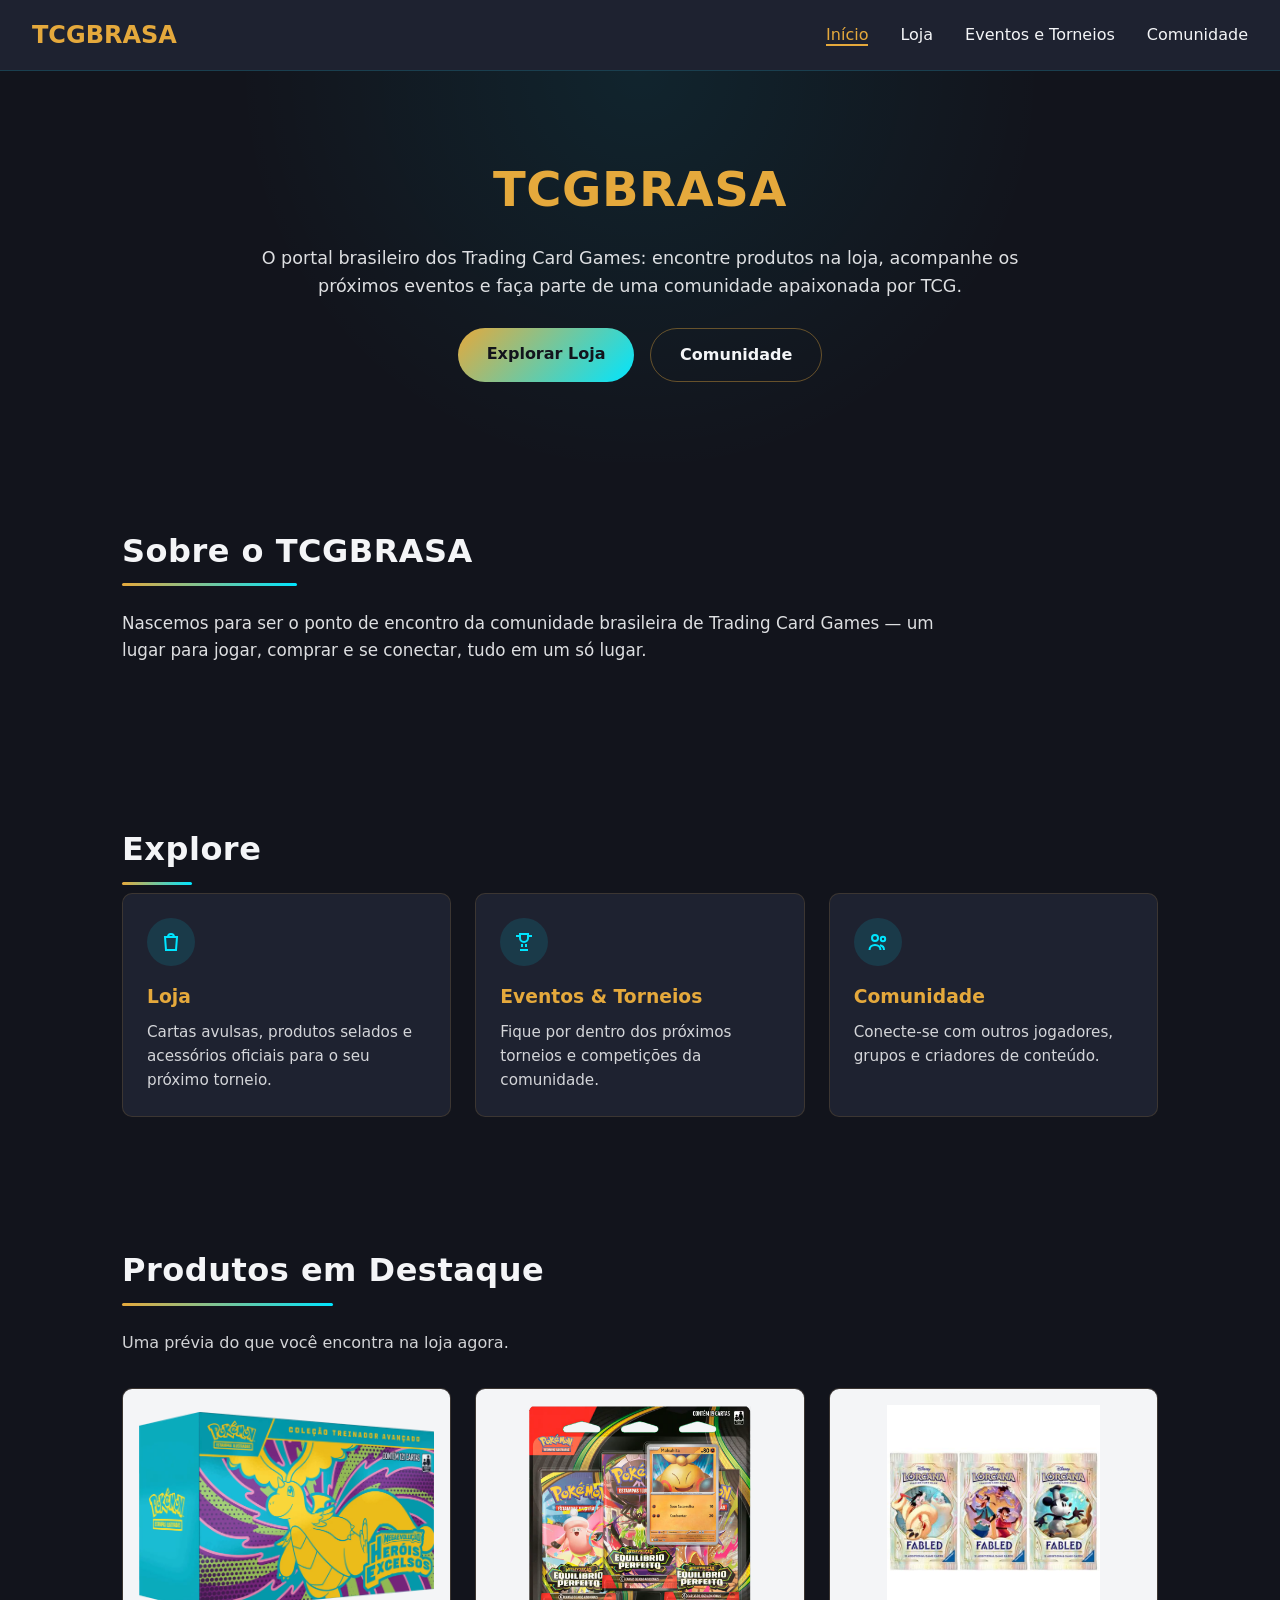
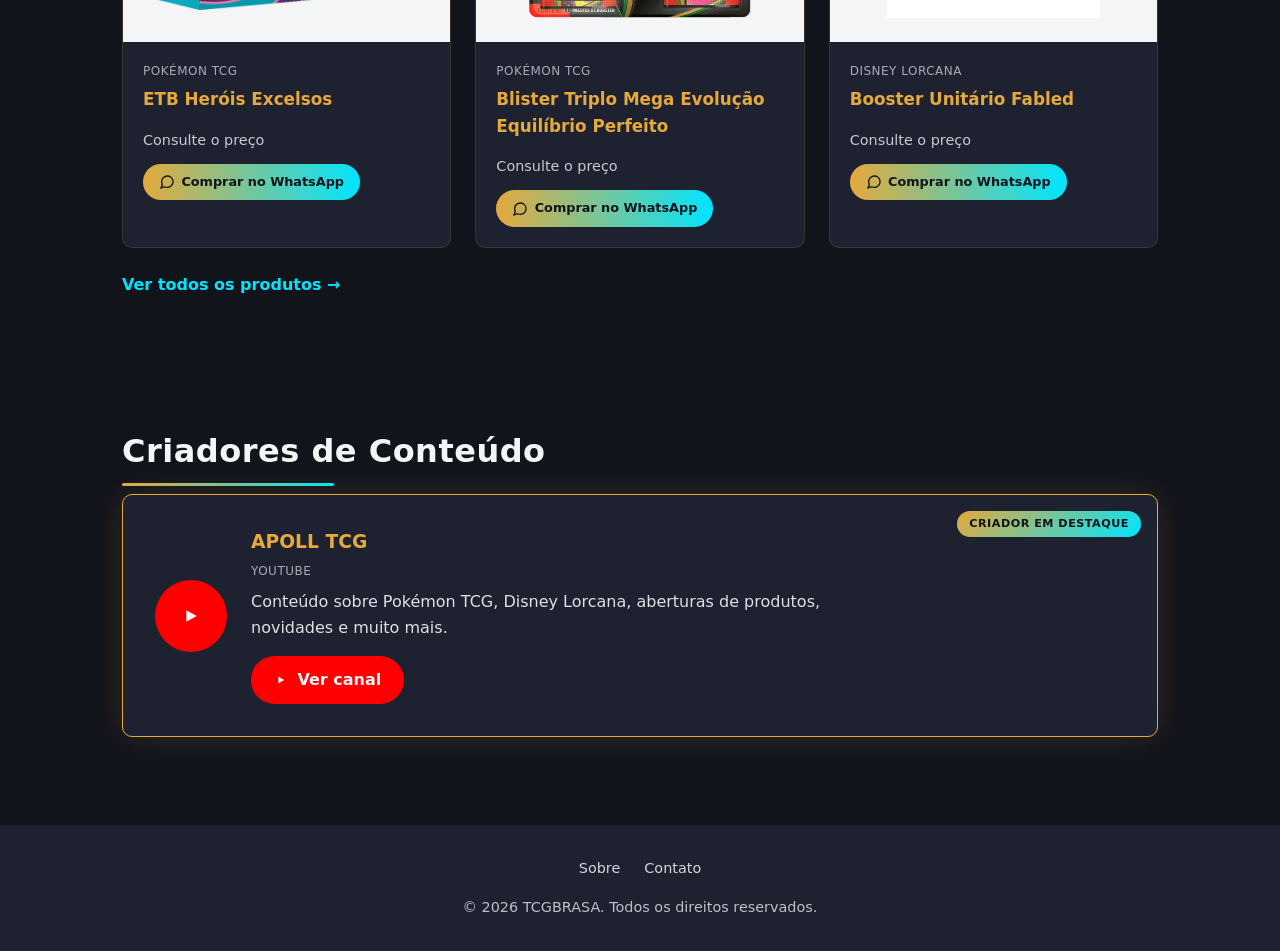
<file: index.html>
<!DOCTYPE html>
<html lang="pt-BR">
<head>
    <meta charset="UTF-8">
    <meta name="viewport" content="width=device-width, initial-scale=1.0">
    <title>TCGBRASA</title>
    <link rel="stylesheet" href="Pages_style/index.css">
    <link rel="stylesheet" href="Pages_style/home.css">
</head>
<body>
    <header class="site-header">
        <div class="logo">TCGBRASA</div>
        <nav class="main-nav">
            <ul>
                <li><a href="index.html" class="active">Início</a></li>
                <li><a href="lojas.html">Loja</a></li>
                <li><a href="torneios.html">Eventos e Torneios</a></li>
                <li><a href="comunidade.html">Comunidade</a></li>
            </ul>
        </nav>
    </header>

    <main>
        <section class="hero">
            <h1>TCGBRASA</h1>
            <p>O portal brasileiro dos Trading Card Games: encontre produtos na loja, acompanhe os próximos eventos e faça parte de uma comunidade apaixonada por TCG.</p>
            <div class="hero-cta">
                <a class="hero-btn hero-btn--primario" href="lojas.html">Explorar Loja</a>
                <a class="hero-btn hero-btn--secundario" href="comunidade.html">Comunidade</a>
            </div>
        </section>

        <section class="sobre">
            <h2>Sobre o TCGBRASA</h2>
            <p>Nascemos para ser o ponto de encontro da comunidade brasileira de Trading Card Games — um lugar para jogar, comprar e se conectar, tudo em um só lugar.</p>
        </section>

        <section class="destaques">
            <h2>Explore</h2>
            <div class="cards-grid">
                <a class="card destaque-card reveal" href="lojas.html">
                    <span class="destaque-icone" aria-hidden="true">
                        <svg viewBox="0 0 24 24" width="24" height="24" fill="none" stroke="currentColor" stroke-width="2"><path d="M6 7h12l-1 13H7L6 7z"/><path d="M9 7a3 3 0 0 1 6 0"/></svg>
                    </span>
                    <h3>Loja</h3>
                    <p>Cartas avulsas, produtos selados e acessórios oficiais para o seu próximo torneio.</p>
                </a>
                <a class="card destaque-card reveal" href="torneios.html">
                    <span class="destaque-icone" aria-hidden="true">
                        <svg viewBox="0 0 24 24" width="24" height="24" fill="none" stroke="currentColor" stroke-width="2"><path d="M8 4h8v4a4 4 0 0 1-8 0V4z"/><path d="M4 6h4M16 6h4M10 14v3M14 14v3M8 20h8"/></svg>
                    </span>
                    <h3>Eventos & Torneios</h3>
                    <p>Fique por dentro dos próximos torneios e competições da comunidade.</p>
                </a>
                <a class="card destaque-card reveal" href="comunidade.html">
                    <span class="destaque-icone" aria-hidden="true">
                        <svg viewBox="0 0 24 24" width="24" height="24" fill="none" stroke="currentColor" stroke-width="2"><circle cx="9" cy="8" r="3"/><circle cx="17" cy="9" r="2.2"/><path d="M3.5 20c0-3 2.5-5 5.5-5s5.5 2 5.5 5"/><path d="M14 15.3c2.5.4 4 2 4 4.7"/></svg>
                    </span>
                    <h3>Comunidade</h3>
                    <p>Conecte-se com outros jogadores, grupos e criadores de conteúdo.</p>
                </a>
            </div>
        </section>

        <section class="produtos-destaque">
            <h2>Produtos em Destaque</h2>
            <p>Uma prévia do que você encontra na loja agora.</p>
            <div class="cards-grid" id="produtos-destaque-grid"></div>
            <a class="ver-todos-link" href="lojas.html">Ver todos os produtos →</a>
        </section>

        <section class="criadores-home">
            <h2>Criadores de Conteúdo</h2>
            <div class="criador-destaque" id="criador-destaque"></div>
            <div class="cards-grid criadores-grid-home" id="criadores-grid" hidden></div>
        </section>
    </main>

    <footer class="site-footer">
        <nav class="footer-nav">
            <a href="sobre.html">Sobre</a>
            <a href="contato.html">Contato</a>
        </nav>
        <p>&copy; 2026 TCGBRASA. Todos os direitos reservados.</p>
    </footer>

    <script src="js/produtos-data.js" defer></script>
    <script src="js/criadores-data.js" defer></script>
    <script src="js/home.js" defer></script>
    <script src="js/main.js" defer></script>
</body>
</html>
</file>
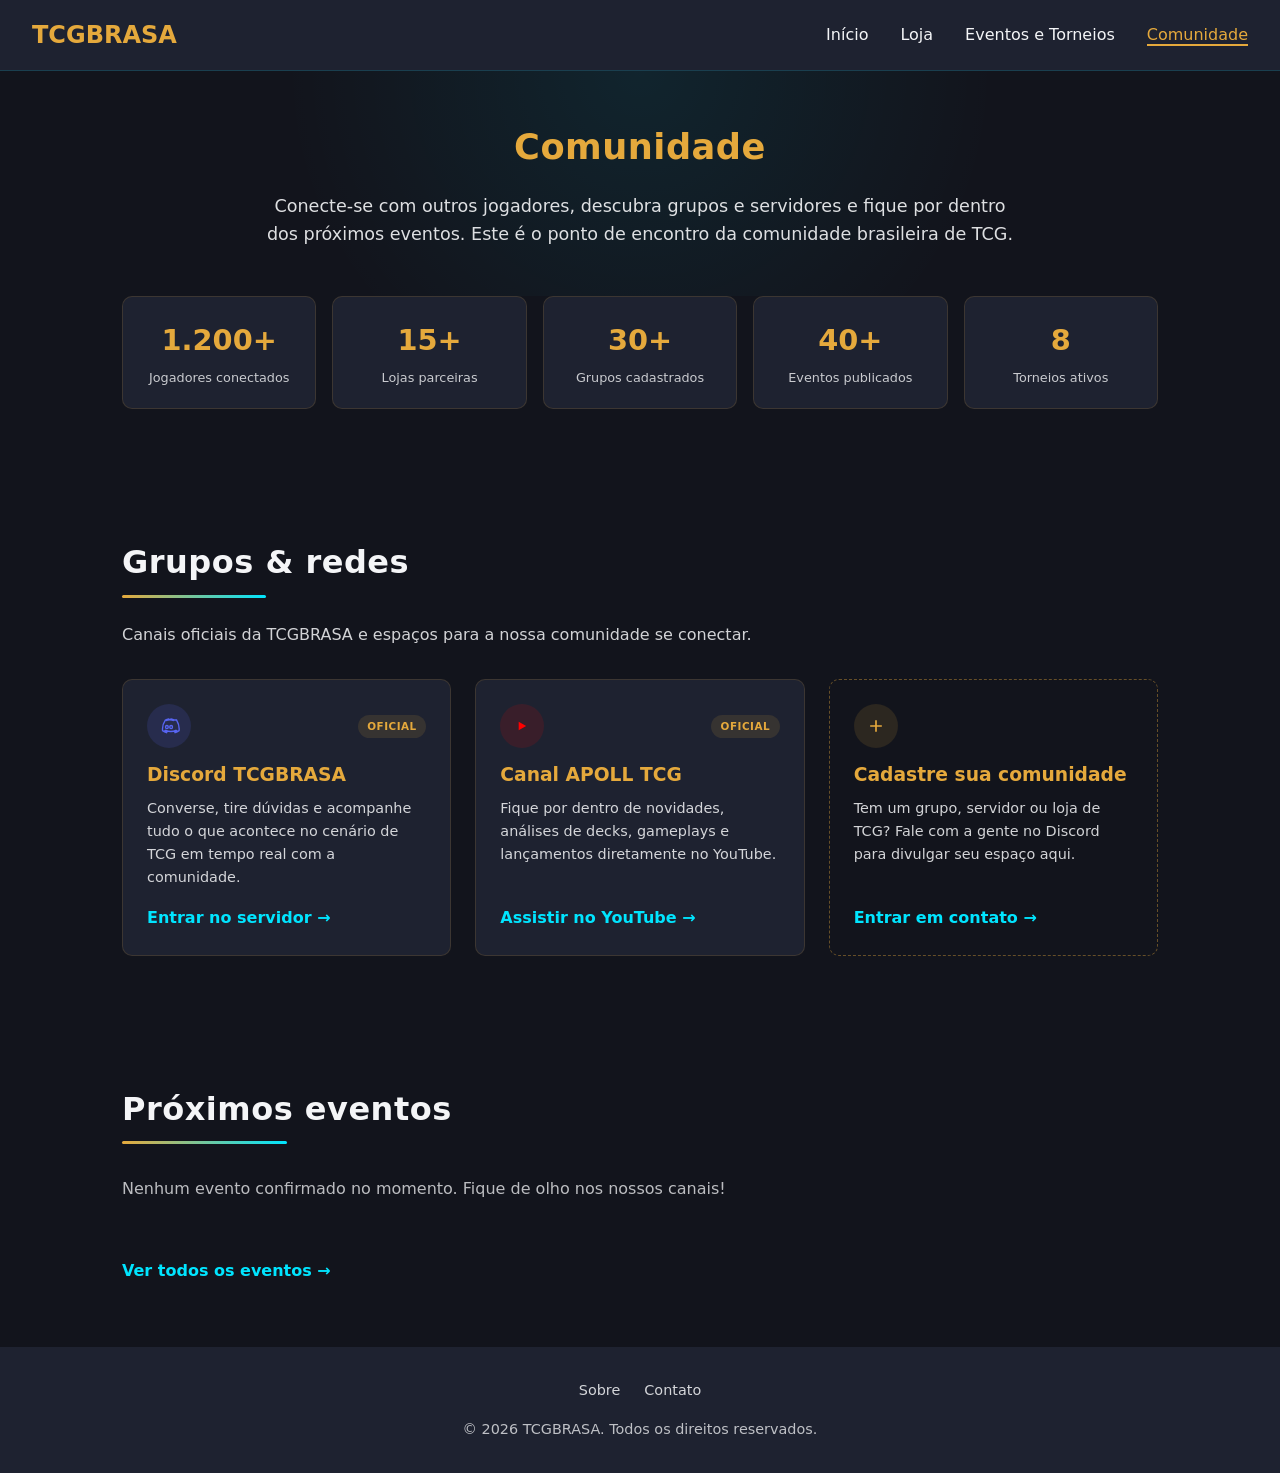
<file: comunidade.html>
<!DOCTYPE html>
<html lang="pt-BR">
<head>
    <meta charset="UTF-8">
    <meta name="viewport" content="width=device-width, initial-scale=1.0">
    <title>Comunidade | TCGBRASA</title>
    <link rel="stylesheet" href="Pages_style/index.css">
    <link rel="stylesheet" href="Pages_style/comunidade.css">
</head>
<body>
    <header class="site-header">
        <div class="logo">TCGBRASA</div>
        <nav class="main-nav">
            <ul>
                <li><a href="index.html">Início</a></li>
                <li><a href="lojas.html">Loja</a></li>
                <li><a href="torneios.html">Eventos e Torneios</a></li>
                <li><a href="comunidade.html" class="active">Comunidade</a></li>
            </ul>
        </nav>
    </header>

    <main>
        <section class="hero page-hero">
            <h1>Comunidade</h1>
            <p>Conecte-se com outros jogadores, descubra grupos e servidores e fique por dentro dos próximos eventos. Este é o ponto de encontro da comunidade brasileira de TCG.</p>
        </section>

        <section class="stats">
            <ul class="stats-grid">
                <li class="stat-tile">
                    <span class="stat-numero" data-metrica="jogadores">1.200+</span>
                    <span class="stat-label">Jogadores conectados</span>
                </li>
                <li class="stat-tile">
                    <span class="stat-numero" data-metrica="lojas">15+</span>
                    <span class="stat-label">Lojas parceiras</span>
                </li>
                <li class="stat-tile">
                    <span class="stat-numero" data-metrica="grupos">30+</span>
                    <span class="stat-label">Grupos cadastrados</span>
                </li>
                <li class="stat-tile">
                    <span class="stat-numero" data-metrica="eventos">40+</span>
                    <span class="stat-label">Eventos publicados</span>
                </li>
                <li class="stat-tile">
                    <span class="stat-numero" data-metrica="torneios">8</span>
                    <span class="stat-label">Torneios ativos</span>
                </li>
            </ul>
        </section>

        <section class="comunidade">
            <h2>Grupos & redes</h2>
            <p>Canais oficiais da TCGBRASA e espaços para a nossa comunidade se conectar.</p>
            <div class="cards-grid">
                <a class="card grupo-card reveal" href="https://discord.gg/3YSHkBdrX" target="_blank" rel="noopener">
                    <div class="grupo-cabecalho">
                        <span class="grupo-icone grupo-icone--discord">
                            <svg viewBox="0 0 24 24" width="22" height="22" fill="none" stroke="currentColor" stroke-width="1.5"><path d="M18 5.5c-1.2-.6-2.5-1-3.9-1.2l-.2.4c1.3.3 2.4.8 3.5 1.5-2.9-1.4-6-1.4-8.9 0 1-.7 2.2-1.2 3.5-1.5l-.2-.4C10.5 4.5 9.2 4.9 8 5.5 5.3 9.4 4.6 13.2 5 17c1.5 1.1 2.9 1.8 4.3 2.2l.6-1.2c-.7-.3-1.4-.6-2-1 .2-.1.3-.2.5-.3 3.6 1.7 7.6 1.7 11.2 0 .2.1.3.2.5.3-.6.4-1.3.7-2 1l.6 1.2c1.4-.4 2.8-1.1 4.3-2.2.5-4.4-.7-8.1-2.7-11.5zM9.7 14.8c-.8 0-1.5-.8-1.5-1.7s.7-1.7 1.5-1.7 1.5.8 1.5 1.7-.7 1.7-1.5 1.7zm4.6 0c-.8 0-1.5-.8-1.5-1.7s.7-1.7 1.5-1.7 1.5.8 1.5 1.7-.6 1.7-1.5 1.7z"/></svg>
                        </span>
                        <span class="grupo-badge">Oficial</span>
                    </div>
                    <h3>Discord TCGBRASA</h3>
                    <p>Converse, tire dúvidas e acompanhe tudo o que acontece no cenário de TCG em tempo real com a comunidade.</p>
                    <span class="grupo-cta">Entrar no servidor →</span>
                </a>

                <a class="card grupo-card reveal" href="https://youtube.com/@apolltcg?si=SiLE9PjFavkFjSxq" target="_blank" rel="noopener">
                    <div class="grupo-cabecalho">
                        <span class="grupo-icone grupo-icone--youtube">
                            <svg viewBox="0 0 24 24" width="20" height="20" fill="currentColor"><path d="M8 7l9 5-9 5V7z"/></svg>
                        </span>
                        <span class="grupo-badge">Oficial</span>
                    </div>
                    <h3>Canal APOLL TCG</h3>
                    <p>Fique por dentro de novidades, análises de decks, gameplays e lançamentos diretamente no YouTube.</p>
                    <span class="grupo-cta">Assistir no YouTube →</span>
                </a>

                <a class="card grupo-card grupo-card--cadastro reveal" href="https://discord.gg/3YSHkBdrX" target="_blank" rel="noopener">
                    <div class="grupo-cabecalho">
                        <span class="grupo-icone grupo-icone--add">
                            <svg viewBox="0 0 24 24" width="20" height="20" fill="none" stroke="currentColor" stroke-width="2"><path d="M12 5v14M5 12h14"/></svg>
                        </span>
                    </div>
                    <h3>Cadastre sua comunidade</h3>
                    <p>Tem um grupo, servidor ou loja de TCG? Fale com a gente no Discord para divulgar seu espaço aqui.</p>
                    <span class="grupo-cta">Entrar em contato →</span>
                </a>
            </div>
        </section>

        <section class="eventos-recentes">
            <h2>Próximos eventos</h2>
            <div class="cards-grid" id="eventos-teaser-grid"></div>
            <p id="sem-eventos-teaser" class="sem-eventos">Nenhum evento confirmado no momento. Fique de olho nos nossos canais!</p>
            <a class="ver-todos-link" href="torneios.html">Ver todos os eventos →</a>
        </section>
    </main>

    <footer class="site-footer">
        <nav class="footer-nav">
            <a href="sobre.html">Sobre</a>
            <a href="contato.html">Contato</a>
        </nav>
        <p>&copy; 2026 TCGBRASA. Todos os direitos reservados.</p>
    </footer>

    <script src="js/eventos-data.js" defer></script>
    <script src="js/comunidade.js" defer></script>
    <script src="js/main.js" defer></script>
</body>
</html>
</file>
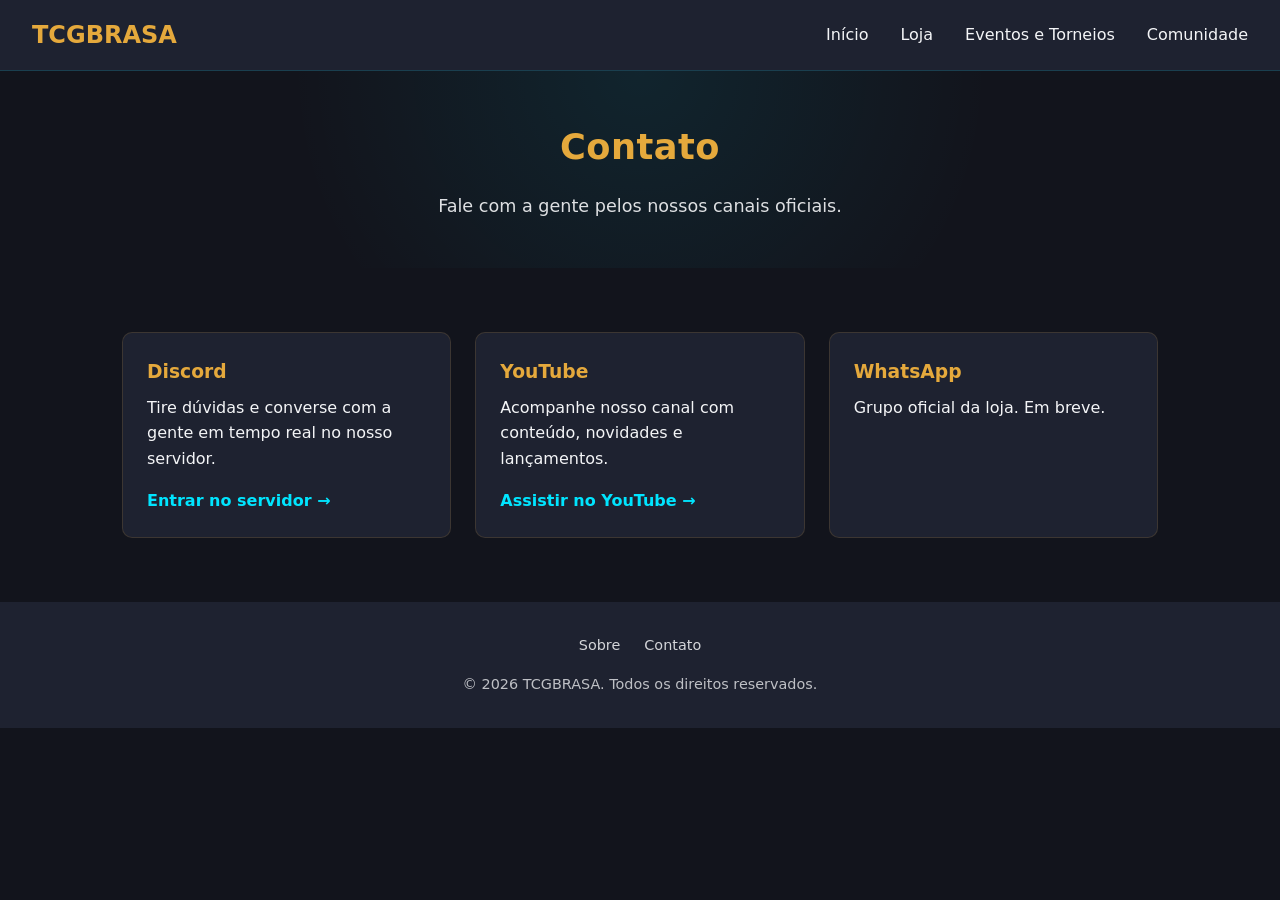
<file: contato.html>
<!DOCTYPE html>
<html lang="pt-BR">
<head>
    <meta charset="UTF-8">
    <meta name="viewport" content="width=device-width, initial-scale=1.0">
    <title>Contato | TCGBRASA</title>
    <link rel="stylesheet" href="Pages_style/index.css">
</head>
<body>
    <header class="site-header">
        <a class="logo" href="index.html">TCGBRASA</a>
        <nav class="main-nav">
            <ul>
                <li><a href="index.html">Início</a></li>
                <li><a href="lojas.html">Loja</a></li>
                <li><a href="torneios.html">Eventos e Torneios</a></li>
                <li><a href="comunidade.html">Comunidade</a></li>
            </ul>
        </nav>
    </header>

    <main>
        <section class="hero page-hero">
            <h1>Contato</h1>
            <p>Fale com a gente pelos nossos canais oficiais.</p>
        </section>

        <section class="contato-conteudo">
            <div class="cards-grid">
                <a class="card" href="https://discord.gg/3YSHkBdrX" target="_blank" rel="noopener">
                    <h3>Discord</h3>
                    <p>Tire dúvidas e converse com a gente em tempo real no nosso servidor.</p>
                    <span class="card-link-cta">Entrar no servidor →</span>
                </a>
                <a class="card" href="https://youtube.com/@apolltcg?si=SiLE9PjFavkFjSxq" target="_blank" rel="noopener">
                    <h3>YouTube</h3>
                    <p>Acompanhe nosso canal com conteúdo, novidades e lançamentos.</p>
                    <span class="card-link-cta">Assistir no YouTube →</span>
                </a>
                <a class="card" href="lojas.html#grupo-whatsapp">
                    <h3>WhatsApp</h3>
                    <p>Grupo oficial da loja. Em breve.</p>
                </a>
            </div>
        </section>
    </main>

    <footer class="site-footer">
        <nav class="footer-nav">
            <a href="sobre.html">Sobre</a>
            <a href="contato.html">Contato</a>
        </nav>
        <p>&copy; 2026 TCGBRASA. Todos os direitos reservados.</p>
    </footer>
</body>
</html>
</file>
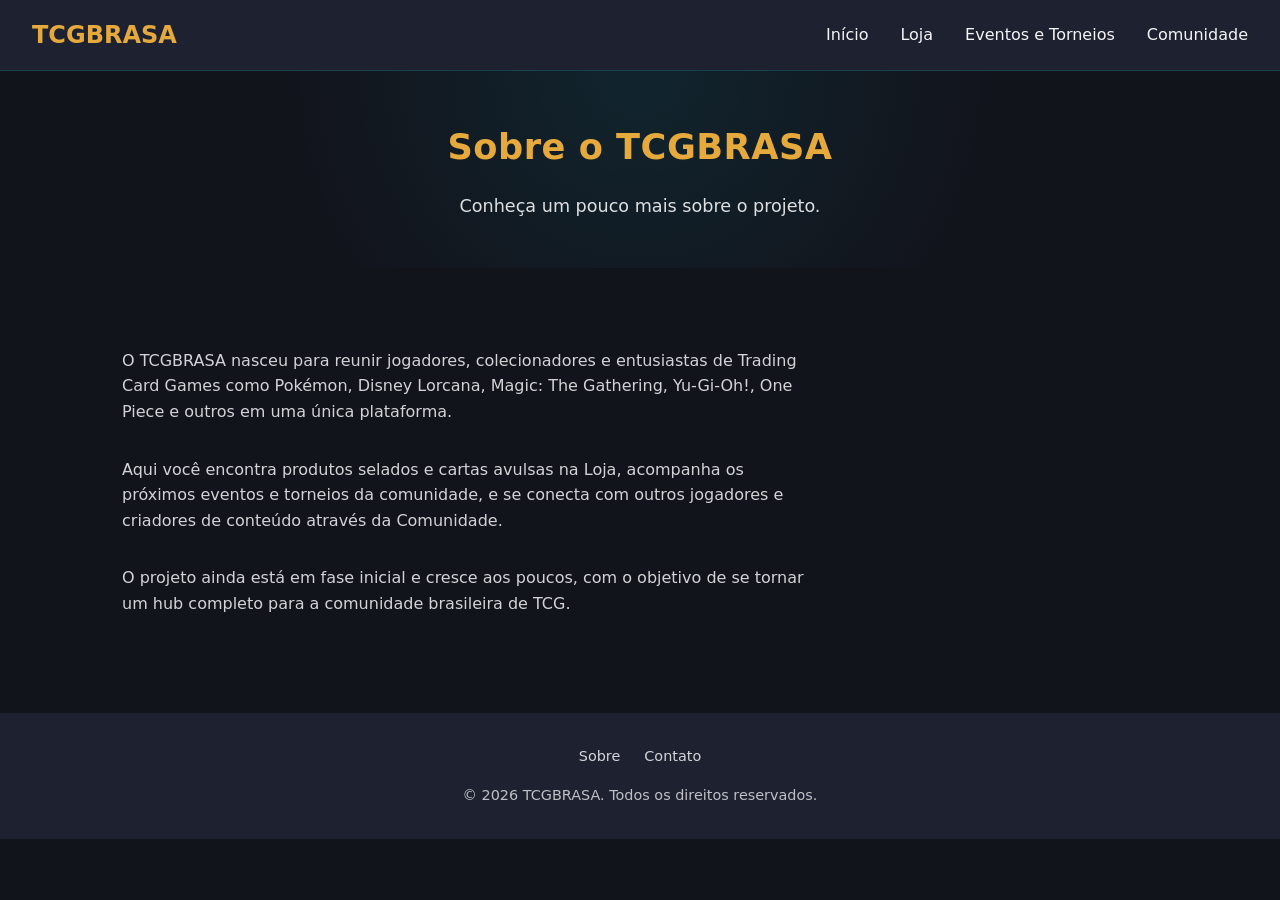
<file: sobre.html>
<!DOCTYPE html>
<html lang="pt-BR">
<head>
    <meta charset="UTF-8">
    <meta name="viewport" content="width=device-width, initial-scale=1.0">
    <title>Sobre | TCGBRASA</title>
    <link rel="stylesheet" href="Pages_style/index.css">
</head>
<body>
    <header class="site-header">
        <a class="logo" href="index.html">TCGBRASA</a>
        <nav class="main-nav">
            <ul>
                <li><a href="index.html">Início</a></li>
                <li><a href="lojas.html">Loja</a></li>
                <li><a href="torneios.html">Eventos e Torneios</a></li>
                <li><a href="comunidade.html">Comunidade</a></li>
            </ul>
        </nav>
    </header>

    <main>
        <section class="hero page-hero">
            <h1>Sobre o TCGBRASA</h1>
            <p>Conheça um pouco mais sobre o projeto.</p>
        </section>

        <section class="sobre-conteudo">
            <p>O TCGBRASA nasceu para reunir jogadores, colecionadores e entusiastas de Trading Card Games como Pokémon, Disney Lorcana, Magic: The Gathering, Yu-Gi-Oh!, One Piece e outros em uma única plataforma.</p>
            <p>Aqui você encontra produtos selados e cartas avulsas na Loja, acompanha os próximos eventos e torneios da comunidade, e se conecta com outros jogadores e criadores de conteúdo através da Comunidade.</p>
            <p>O projeto ainda está em fase inicial e cresce aos poucos, com o objetivo de se tornar um hub completo para a comunidade brasileira de TCG.</p>
        </section>
    </main>

    <footer class="site-footer">
        <nav class="footer-nav">
            <a href="sobre.html">Sobre</a>
            <a href="contato.html">Contato</a>
        </nav>
        <p>&copy; 2026 TCGBRASA. Todos os direitos reservados.</p>
    </footer>
</body>
</html>
</file>
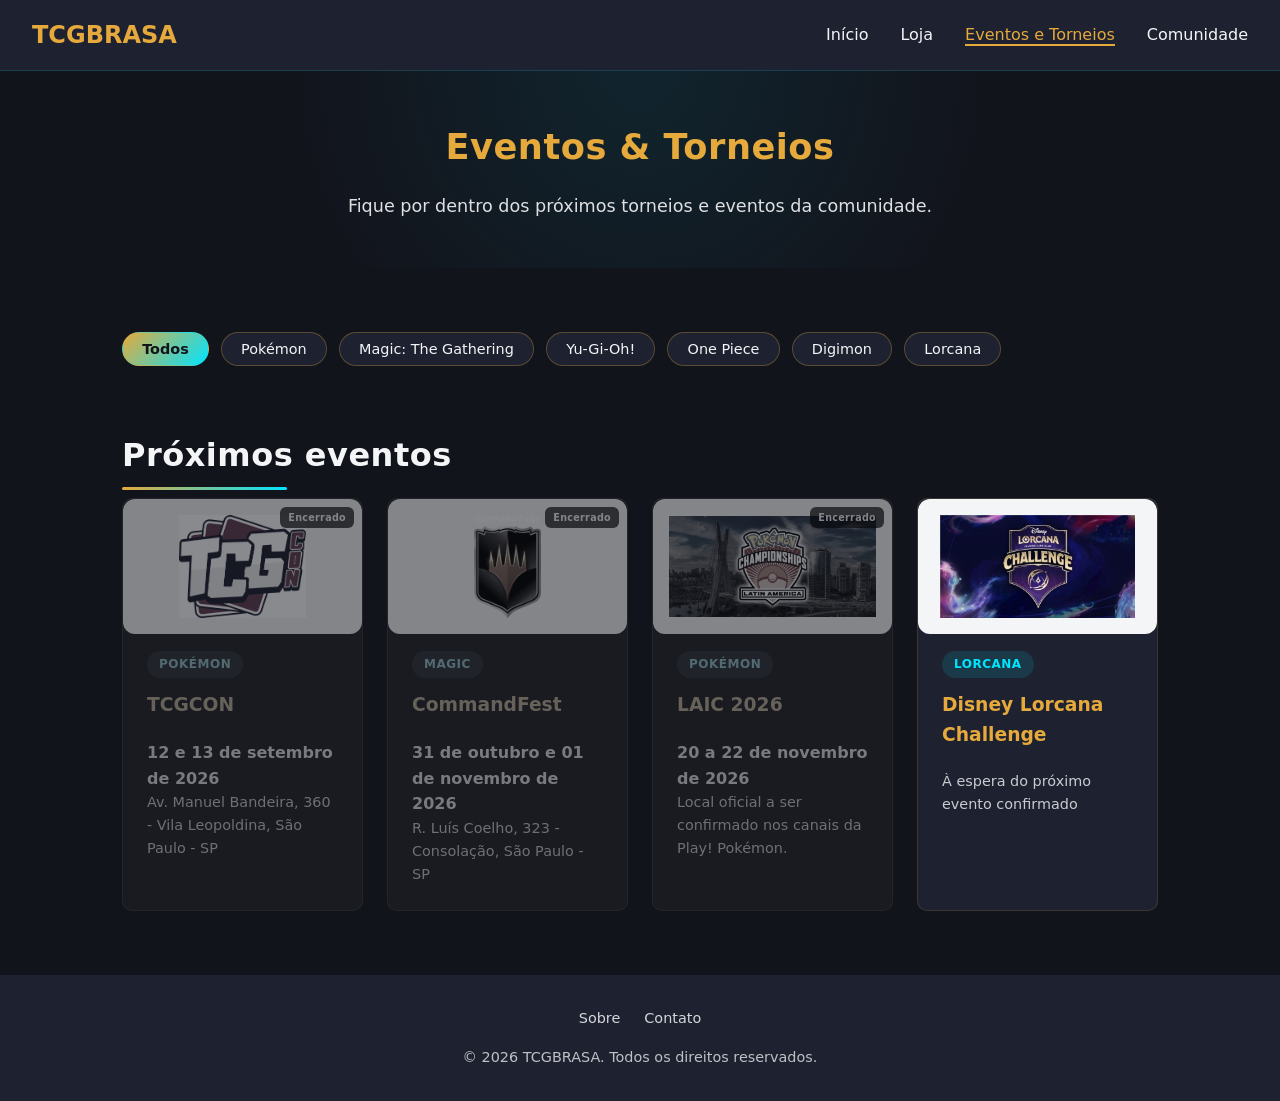
<file: torneios.html>
<!DOCTYPE html>
<html lang="pt-BR">
<head>
    <meta charset="UTF-8">
    <meta name="viewport" content="width=device-width, initial-scale=1.0">
    <title>Eventos e Torneios | TCGBRASA</title>
    <link rel="stylesheet" href="Pages_style/index.css">
    <link rel="stylesheet" href="Pages_style/torneios.css">
</head>
<body>
    <header class="site-header">
        <div class="logo">TCGBRASA</div>
        <nav class="main-nav">
            <ul>
                <li><a href="index.html">Início</a></li>
                <li><a href="lojas.html">Loja</a></li>
                <li><a href="torneios.html" class="active">Eventos e Torneios</a></li>
                <li><a href="comunidade.html">Comunidade</a></li>
            </ul>
        </nav>
    </header>

    <main>
        <section class="hero page-hero">
            <h1>Eventos & Torneios</h1>
            <p>Fique por dentro dos próximos torneios e eventos da comunidade.</p>
        </section>

        <section class="filtros">
            <div class="filtros-jogos">
                <button class="filtro-btn active" data-jogo="todos">Todos</button>
                <button class="filtro-btn" data-jogo="pokemon">Pokémon</button>
                <button class="filtro-btn" data-jogo="magic">Magic: The Gathering</button>
                <button class="filtro-btn" data-jogo="yugioh">Yu-Gi-Oh!</button>
                <button class="filtro-btn" data-jogo="onepiece">One Piece</button>
                <button class="filtro-btn" data-jogo="digimon">Digimon</button>
                <button class="filtro-btn" data-jogo="lorcana">Lorcana</button>
            </div>
        </section>

        <section class="torneios">
            <h2>Próximos eventos</h2>
            <div class="cards-grid" id="eventos-grid"></div>
            <p id="sem-eventos" class="sem-eventos">Nenhum evento encontrado para esse jogo ainda.</p>
        </section>
    </main>

    <footer class="site-footer">
        <nav class="footer-nav">
            <a href="sobre.html">Sobre</a>
            <a href="contato.html">Contato</a>
        </nav>
        <p>&copy; 2026 TCGBRASA. Todos os direitos reservados.</p>
    </footer>

    <script src="js/eventos-data.js" defer></script>
    <script src="js/torneios.js" defer></script>
</body>
</html>
</file>
<file: Pages_style/index.css>
/* ===== Variáveis de cor ===== */
:root {
    --bg-main: #12141C;
    --bg-surface: #1E2230;
    --text-main: #F4F5F7;
    --accent-gold: #E5A93C;
    --accent-neon: #00E5FF;

    --font-base: 'Segoe UI', system-ui, -apple-system, sans-serif;
    --radius: 10px;
}

/* ===== Reset ===== */
* {
    box-sizing: border-box;
    margin: 0;
    padding: 0;
}

body {
    background-color: var(--bg-main);
    color: var(--text-main);
    font-family: var(--font-base);
    line-height: 1.6;
}

a {
    color: inherit;
    text-decoration: none;
}

h1, h2 {
    letter-spacing: 0.5px;
}

/* ===== Header / Navbar ===== */
.site-header {
    position: sticky;
    top: 0;
    z-index: 10;
    display: flex;
    align-items: center;
    justify-content: space-between;
    padding: 1rem 2rem;
    background-color: var(--bg-surface);
    border-bottom: 1px solid rgba(0, 229, 255, 0.15);
}

.logo {
    font-size: 1.5rem;
    font-weight: 700;
    color: var(--accent-gold);
}

.main-nav ul {
    display: flex;
    gap: 2rem;
    list-style: none;
}

.main-nav a {
    font-weight: 500;
    color: var(--text-main);
    transition: color 0.2s ease;
}

.main-nav a:hover {
    color: var(--accent-neon);
}

.main-nav a.active {
    color: var(--accent-gold);
    border-bottom: 2px solid var(--accent-gold);
}

/* ===== Hero ===== */
.hero {
    text-align: center;
    padding: 5rem 2rem;
    background: radial-gradient(circle at 50% 0%, rgba(0, 229, 255, 0.08), transparent 60%);
}

.hero h1 {
    font-size: 3rem;
    color: var(--accent-gold);
    margin-bottom: 1rem;
}

.hero p {
    font-size: 1.1rem;
    color: var(--text-main);
    max-width: 760px;
    margin: 0 auto;
    opacity: 0.9;
}

.page-hero {
    padding: 3rem 2rem;
}

.page-hero h1 {
    font-size: 2.2rem;
}

/* ===== Seções ===== */
main section {
    padding: 4rem 2rem;
    max-width: 1100px;
    margin: 0 auto;
}

main section h2 {
    font-size: 2rem;
    margin-bottom: 0.5rem;
    color: var(--text-main);
    position: relative;
    display: inline-block;
}

main section h2::after {
    content: "";
    display: block;
    width: 50%;
    height: 3px;
    margin-top: 0.4rem;
    background: linear-gradient(90deg, var(--accent-gold), var(--accent-neon));
    border-radius: 2px;
}

main section > p {
    margin-top: 1rem;
    margin-bottom: 2rem;
    opacity: 0.85;
    max-width: 700px;
}

/* ===== Filtros por jogo (reutilizado em Torneios, Loja e Comunidade) ===== */
.filtros {
    padding-bottom: 0;
}

.filtros-jogos {
    display: flex;
    flex-wrap: wrap;
    gap: 0.75rem;
}

.filtro-btn {
    padding: 0.5rem 1.2rem;
    border-radius: 999px;
    border: 1px solid rgba(229, 169, 60, 0.3);
    background-color: var(--bg-surface);
    color: var(--text-main);
    font-family: inherit;
    font-size: 0.9rem;
    cursor: pointer;
    transition: all 0.2s ease;
}

.filtro-btn:hover {
    border-color: var(--accent-neon);
}

.filtro-btn.active {
    background: linear-gradient(135deg, var(--accent-gold), var(--accent-neon));
    color: var(--bg-main);
    font-weight: 700;
    border-color: transparent;
}

.evento-tag {
    display: inline-block;
    margin-bottom: 0.75rem;
    padding: 0.25rem 0.75rem;
    border-radius: 999px;
    background-color: rgba(0, 229, 255, 0.12);
    color: var(--accent-neon);
    font-size: 0.75rem;
    font-weight: 700;
    text-transform: uppercase;
    letter-spacing: 0.5px;
}

/* Cards de evento (usado em Torneios e no teaser da Comunidade): título, data e
   local sempre alinhados no rodapé do card, mesmo quando o título quebra em 2 linhas */
.evento-card,
.evento-teaser-card {
    display: flex;
    flex-direction: column;
}

.evento-info {
    margin-top: auto;
    padding-top: 0.75rem;
}

.evento-data {
    font-weight: 600;
    opacity: 0.9;
}

.evento-local {
    opacity: 0.8;
    font-size: 0.9rem;
}

.sem-eventos {
    display: none;
    margin-top: 1.5rem;
    opacity: 0.75;
}

/* ===== Cards ===== */
.cards-grid {
    display: grid;
    grid-template-columns: repeat(auto-fit, minmax(240px, 1fr));
    gap: 1.5rem;
}

/* ===== Animação de entrada ao rolar a página ===== */
.reveal {
    opacity: 0;
    transform: translateY(24px);
    transition: opacity 0.6s ease, transform 0.6s ease;
}

.reveal.is-visible {
    opacity: 1;
    transform: translateY(0);
}

.destaques .cards-grid .reveal:nth-child(1) { transition-delay: 0s; }
.destaques .cards-grid .reveal:nth-child(2) { transition-delay: 0.1s; }
.destaques .cards-grid .reveal:nth-child(3) { transition-delay: 0.2s; }
.destaques .cards-grid .reveal:nth-child(4) { transition-delay: 0.3s; }

.card {
    display: block;
    background-color: var(--bg-surface);
    border: 1px solid rgba(229, 169, 60, 0.15);
    border-radius: var(--radius);
    padding: 1.5rem;
    transition: transform 0.2s ease, border-color 0.2s ease, box-shadow 0.2s ease;
}

.card:hover {
    transform: translateY(-6px) scale(1.02);
    border-color: var(--accent-neon);
    box-shadow: 0 10px 28px rgba(0, 229, 255, 0.18);
}

.card h3 {
    color: var(--accent-gold);
    margin-bottom: 0.5rem;
}

/* ===== Cards de produto (reutilizado na Loja e na Home) ===== */
.produto-card {
    padding: 0;
    overflow: hidden;
}

.produto-imagem {
    display: block;
    aspect-ratio: 4 / 3;
    background-color: var(--text-main);
}

.produto-imagem img {
    width: 100%;
    height: 100%;
    object-fit: contain;
    padding: 1rem;
}

.produto-info {
    padding: 1.25rem;
}

.produto-colecao {
    display: block;
    margin-bottom: 0.3rem;
    font-size: 0.75rem;
    opacity: 0.65;
    text-transform: uppercase;
    letter-spacing: 0.5px;
}

.produto-info h3 {
    margin-bottom: 1rem;
    font-size: 1.05rem;
    color: var(--accent-gold);
}

.produto-rodape {
    display: flex;
    align-items: center;
    justify-content: space-between;
    gap: 0.75rem;
    flex-wrap: wrap;
}

.produto-preco {
    font-size: 0.9rem;
    opacity: 0.8;
}

.produto-cta {
    display: inline-flex;
    align-items: center;
    gap: 0.4rem;
    padding: 0.5rem 1rem;
    border-radius: 999px;
    border: none;
    background: linear-gradient(90deg, var(--accent-gold), var(--accent-neon), var(--accent-gold));
    background-size: 200% 100%;
    color: var(--bg-main);
    font-size: 0.8rem;
    font-weight: 700;
    white-space: nowrap;
    cursor: pointer;
    animation: shimmer-dinamico 3s linear infinite;
    transition: transform 0.2s ease, opacity 0.2s ease;
}

.produto-cta:hover {
    transform: translateY(-2px);
    opacity: 0.9;
}

@keyframes shimmer-dinamico {
    0% { background-position: 0% 50%; }
    100% { background-position: 200% 50%; }
}

@media (prefers-reduced-motion: reduce) {
    .produto-cta {
        animation: none;
    }
}

.card-link-cta {
    display: inline-block;
    margin-top: 1rem;
    font-weight: 700;
    color: var(--accent-neon);
}

/* Link "ver todos" (usado em teasers de conteúdo: eventos, produtos, etc.) */
.ver-todos-link {
    display: inline-block;
    margin-top: 1.5rem;
    color: var(--accent-neon);
    font-weight: 700;
    transition: opacity 0.2s ease;
}

.ver-todos-link:hover {
    opacity: 0.8;
}

/* ===== Footer ===== */
.site-footer {
    text-align: center;
    padding: 2rem;
    background-color: var(--bg-surface);
    color: var(--text-main);
    font-size: 0.9rem;
}

.footer-nav {
    display: flex;
    justify-content: center;
    flex-wrap: wrap;
    gap: 1.5rem;
    margin-bottom: 1rem;
}

.footer-nav a {
    opacity: 0.85;
    transition: opacity 0.2s ease, color 0.2s ease;
}

.footer-nav a:hover {
    opacity: 1;
    color: var(--accent-neon);
}

.site-footer p {
    opacity: 0.75;
}

/* ===== Responsivo ===== */
@media (max-width: 640px) {
    .site-header {
        flex-direction: column;
        gap: 1rem;
    }

    .main-nav ul {
        flex-wrap: wrap;
        justify-content: center;
        gap: 1rem;
    }

    .hero h1 {
        font-size: 2.2rem;
    }
}
</file>
<file: Pages_style/home.css>
/* ===== CTAs do Hero ===== */
.hero-cta {
    display: flex;
    justify-content: center;
    flex-wrap: wrap;
    gap: 1rem;
    margin-top: 1.75rem;
}

.hero-btn {
    padding: 0.8rem 1.8rem;
    border-radius: 999px;
    font-weight: 700;
    transition: transform 0.2s ease, opacity 0.2s ease, border-color 0.2s ease;
}

.hero-btn--primario {
    background: linear-gradient(135deg, var(--accent-gold), var(--accent-neon));
    color: var(--bg-main);
}

.hero-btn--secundario {
    border: 1px solid rgba(229, 169, 60, 0.4);
    color: var(--text-main);
}

.hero-btn:hover {
    transform: translateY(-2px);
}

.hero-btn--primario:hover {
    opacity: 0.9;
}

.hero-btn--secundario:hover {
    border-color: var(--accent-neon);
}

/* ===== Cards "Explore" ===== */
.destaque-icone {
    display: flex;
    align-items: center;
    justify-content: center;
    width: 48px;
    height: 48px;
    margin-bottom: 1rem;
    border-radius: 50%;
    background-color: rgba(0, 229, 255, 0.12);
    color: var(--accent-neon);
}

.destaque-card p {
    opacity: 0.85;
    font-size: 0.95rem;
}

/* ===== Sobre o TCGBRASA ===== */
.sobre p {
    opacity: 0.9;
    max-width: 850px;
    font-size: 1.05rem;
}

/* ===== Criadores de Conteúdo ===== */
.criador-destaque {
    position: relative;
    display: flex;
    align-items: center;
    gap: 1.5rem;
    padding: 2rem;
    background-color: var(--bg-surface);
    border: 1px solid var(--accent-gold);
    border-radius: var(--radius);
    box-shadow: 0 0 32px rgba(229, 169, 60, 0.15);
}

.criador-destaque-selo {
    position: absolute;
    top: 1rem;
    right: 1rem;
    padding: 0.25rem 0.75rem;
    border-radius: 999px;
    background: linear-gradient(135deg, var(--accent-gold), var(--accent-neon));
    color: var(--bg-main);
    font-size: 0.7rem;
    font-weight: 700;
    text-transform: uppercase;
    letter-spacing: 0.5px;
}

.criador-destaque-icone {
    flex-shrink: 0;
    display: flex;
    align-items: center;
    justify-content: center;
    width: 72px;
    height: 72px;
    border-radius: 50%;
    background-color: #FF0000;
    color: var(--text-main);
}

.criador-destaque-texto h3 {
    color: var(--accent-gold);
    margin-bottom: 0.3rem;
}

.criador-destaque-texto .criador-plataforma {
    display: block;
    margin-bottom: 0.5rem;
    font-size: 0.75rem;
    opacity: 0.65;
    text-transform: uppercase;
    letter-spacing: 0.5px;
}

.criador-destaque-texto p {
    opacity: 0.9;
    max-width: 620px;
}

.criador-destaque-cta {
    display: inline-flex;
    align-items: center;
    gap: 0.5rem;
    margin-top: 1rem;
    padding: 0.7rem 1.4rem;
    border-radius: 999px;
    background-color: #FF0000;
    color: var(--text-main);
    font-weight: 700;
    transition: transform 0.2s ease, opacity 0.2s ease;
}

.criador-destaque-cta:hover {
    transform: translateY(-2px);
    opacity: 0.9;
}

.criadores-grid-home {
    margin-top: 1.5rem;
}

.criador-card-secundario .criador-plataforma {
    display: block;
    margin-bottom: 0.3rem;
    font-size: 0.75rem;
    opacity: 0.65;
    text-transform: uppercase;
    letter-spacing: 0.5px;
}

.criador-card-secundario p {
    opacity: 0.85;
    font-size: 0.9rem;
}

@media (max-width: 640px) {
    .criador-destaque {
        flex-direction: column;
        text-align: center;
    }

    .criador-destaque-selo {
        position: static;
        display: inline-block;
        margin-bottom: 0.5rem;
    }
}
</file>
<file: Pages_style/comunidade.css>
/* ===== Estatísticas da comunidade ===== */
.stats {
    padding-top: 0;
}

.stats-grid {
    display: grid;
    grid-template-columns: repeat(auto-fit, minmax(160px, 1fr));
    gap: 1rem;
    list-style: none;
}

.stat-tile {
    display: flex;
    flex-direction: column;
    gap: 0.3rem;
    padding: 1.25rem 1rem;
    text-align: center;
    background-color: var(--bg-surface);
    border: 1px solid rgba(229, 169, 60, 0.15);
    border-radius: var(--radius);
}

.stat-numero {
    font-size: 1.8rem;
    font-weight: 700;
    color: var(--accent-gold);
}

.stat-label {
    font-size: 0.8rem;
    opacity: 0.8;
}

/* ===== Cards de grupo/rede ===== */
.grupo-card {
    display: flex;
    flex-direction: column;
}

.grupo-cabecalho {
    display: flex;
    align-items: center;
    justify-content: space-between;
    margin-bottom: 0.75rem;
}

.grupo-icone {
    display: flex;
    align-items: center;
    justify-content: center;
    width: 44px;
    height: 44px;
    border-radius: 50%;
    background-color: rgba(0, 229, 255, 0.12);
    color: var(--accent-neon);
}

.grupo-icone--discord {
    background-color: rgba(88, 101, 242, 0.15);
    color: #5865F2;
}

.grupo-icone--youtube {
    background-color: rgba(255, 0, 0, 0.12);
    color: #FF0000;
}

.grupo-icone--add {
    background-color: rgba(229, 169, 60, 0.12);
    color: var(--accent-gold);
}

.grupo-badge {
    padding: 0.2rem 0.6rem;
    border-radius: 999px;
    background-color: rgba(229, 169, 60, 0.12);
    color: var(--accent-gold);
    font-size: 0.65rem;
    font-weight: 700;
    text-transform: uppercase;
    letter-spacing: 0.5px;
}

.grupo-card h3 {
    margin-bottom: 0.4rem;
}

.grupo-card p {
    opacity: 0.85;
    font-size: 0.9rem;
    flex-grow: 1;
}

.grupo-cta {
    display: inline-block;
    margin-top: 1rem;
    font-weight: 700;
    color: var(--accent-neon);
}

.grupo-card--cadastro {
    border-style: dashed;
    border-color: rgba(229, 169, 60, 0.4);
    background-color: transparent;
}


@media (max-width: 500px) {
    .stats-grid {
        grid-template-columns: repeat(2, 1fr);
    }
}
</file>
<file: Pages_style/torneios.css>
/* ===== Cards de evento ===== */
.evento-imagem {
    display: block;
    width: calc(100% + 3rem);
    aspect-ratio: 16 / 9;
    object-fit: contain;
    background-color: var(--text-main);
    border-radius: 12px;
    margin: -1.5rem -1.5rem 1rem;
    padding: 1rem;
}

/* ===== Eventos encerrados ===== */
.evento-encerrado {
    position: relative;
    filter: grayscale(0.8);
    opacity: 0.5;
}

.evento-encerrado::after {
    content: "Encerrado";
    position: absolute;
    top: 0.5rem;
    right: 0.5rem;
    padding: 0.15rem 0.5rem;
    border-radius: 6px;
    background-color: rgba(0, 0, 0, 0.7);
    color: var(--text-main);
    font-size: 0.6rem;
    font-weight: 600;
    letter-spacing: 0.3px;
}
</file>
